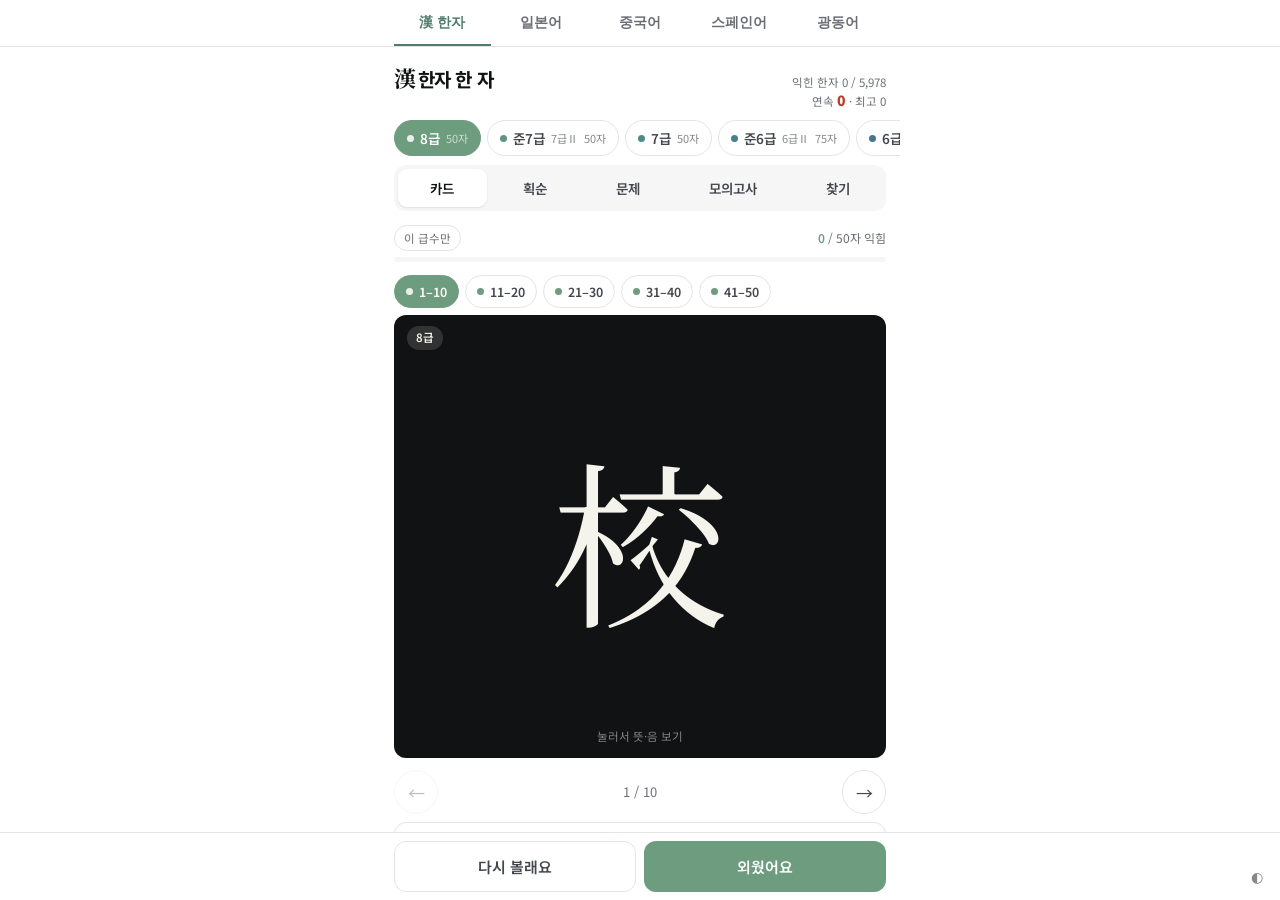
<file: index.html>
<!DOCTYPE html>
<html lang="ko">
<head>
<meta charset="utf-8">
<meta name="viewport" content="width=device-width, initial-scale=1, viewport-fit=cover">
<title>한자 · 외국어 학습</title>
<link rel="icon" type="image/svg+xml" href="data:image/svg+xml,%3Csvg%20xmlns='http://www.w3.org/2000/svg'%20viewBox='0%200%2064%2064'%3E%3Crect%20width='64'%20height='64'%20rx='14'%20fill='%2322443A'/%3E%3Ctext%20x='32'%20y='47'%20font-size='38'%20font-weight='700'%20text-anchor='middle'%20fill='%23F4F3EC'%20font-family='Noto%20Serif%20KR,Noto%20Serif%20JP,serif'%3E語%3C/text%3E%3Ccircle%20cx='51'%20cy='13'%20r='5'%20fill='%23A8362B'/%3E%3C/svg%3E">
<link rel="stylesheet" href="css/shell.css">
<style>
html[data-theme="dark"]{background:#fff;filter:invert(1) hue-rotate(180deg)}
html[data-theme="dark"] img,html[data-theme="dark"] video,html[data-theme="dark"] picture,html[data-theme="dark"] iframe{filter:invert(1) hue-rotate(180deg)}
@media print{html[data-theme="dark"],html[data-theme="dark"] img{filter:none}}
#theme-toggle{position:fixed;right:10px;bottom:10px;width:26px;height:26px;padding:0;border:0;border-radius:50%;background:transparent;color:inherit;font:14px/26px system-ui,sans-serif;text-align:center;cursor:pointer;opacity:.28;z-index:2147483000;transition:opacity .15s}
#theme-toggle:hover,#theme-toggle:focus-visible{opacity:.85}
@media print{#theme-toggle{display:none}}
</style>
<script>
(function(){var r=document.documentElement,m=matchMedia('(prefers-color-scheme: dark)');
function saved(){try{var s=localStorage.getItem('theme');return s==='light'||s==='dark'?s:null}catch(e){return null}}
function apply(){r.dataset.theme=saved()||(m.matches?'dark':'light')}
apply();m.addEventListener('change',apply);
window.__toggleTheme=function(){var n=r.dataset.theme==='dark'?'light':'dark';try{localStorage.setItem('theme',n)}catch(e){}r.dataset.theme=n}})();
</script>
</head>
<body>
<div id="shell">
  <div id="tabbar"><div class="wrap">
    <button data-tab="hanja" aria-pressed="true">漢 한자</button>
    <button data-tab="ja" aria-pressed="false">일본어</button>
    <button data-tab="zh" aria-pressed="false">중국어</button>
    <button data-tab="es" aria-pressed="false">스페인어</button>
    <button data-tab="yue" aria-pressed="false">광동어</button>
  </div></div>
  <div id="panes">
    <iframe id="f-hanja" class="on" title="한자 학습" src="hanja.html"></iframe>
    <iframe id="f-lang" title="외국어 학습" src="lang.html"></iframe>
    <iframe id="f-yue" title="광동어 학습" data-src="yue.html"></iframe>
  </div>
</div>
<script src="js/shell.js"></script>
<button id="theme-toggle" type="button" aria-label="다크 모드 전환" title="다크 모드 전환" onclick="__toggleTheme()">◐</button>
</body>
</html>
</file>
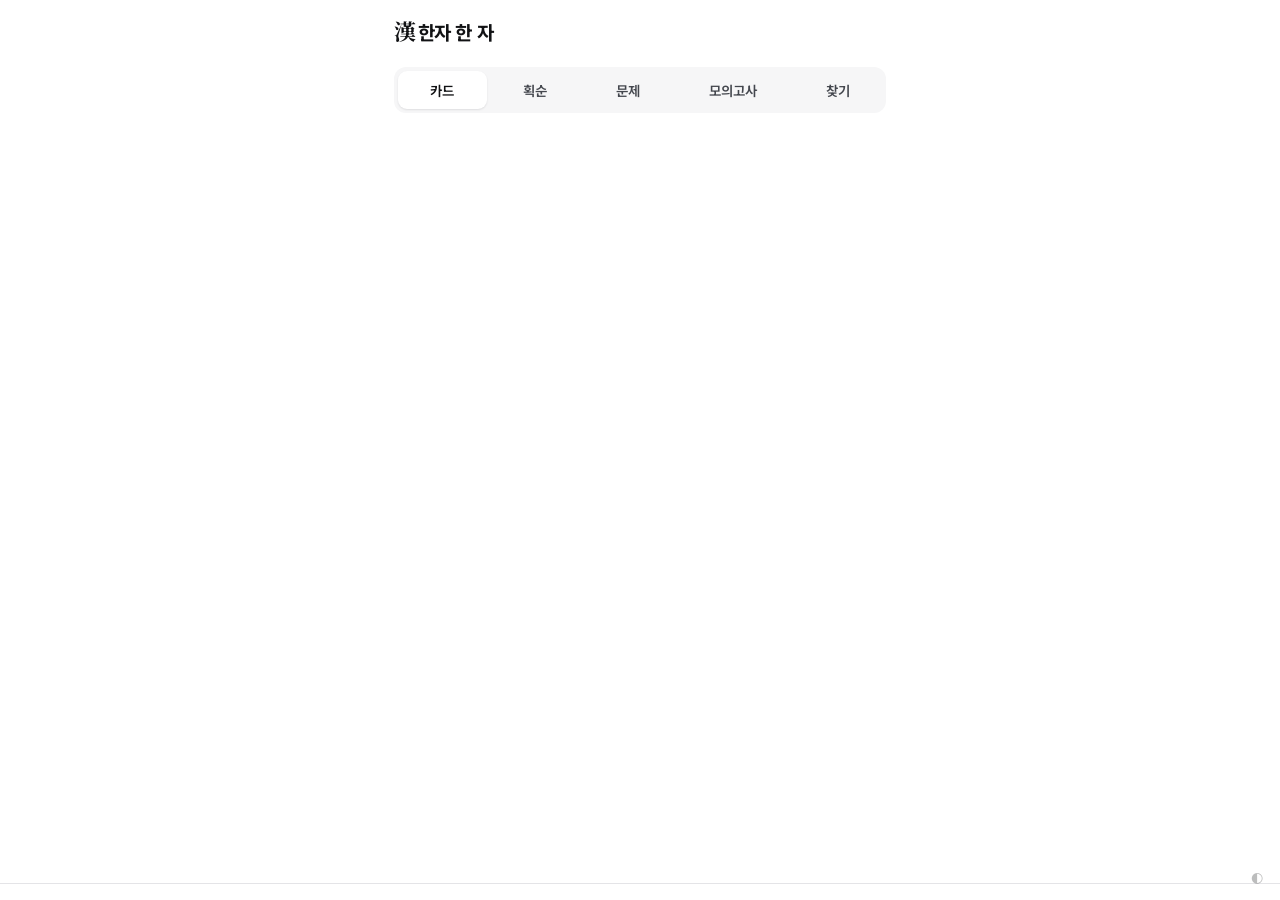
<file: hanja.html>
<!DOCTYPE html>
<html lang="ko">
<head>
<meta charset="utf-8">
<meta name="viewport" content="width=device-width, initial-scale=1, viewport-fit=cover">
<title>한자 한 자</title>
<link rel="icon" type="image/svg+xml" href="data:image/svg+xml,%3Csvg%20xmlns='http://www.w3.org/2000/svg'%20viewBox='0%200%2064%2064'%3E%3Crect%20width='64'%20height='64'%20rx='14'%20fill='%2322443A'/%3E%3Ctext%20x='32'%20y='47'%20font-size='38'%20font-weight='700'%20text-anchor='middle'%20fill='%23F4F3EC'%20font-family='Noto%20Serif%20KR,Noto%20Serif%20JP,serif'%3E語%3C/text%3E%3Ccircle%20cx='51'%20cy='13'%20r='5'%20fill='%23A8362B'/%3E%3C/svg%3E">
<link rel="preconnect" href="https://fonts.googleapis.com">
<link rel="preconnect" href="https://fonts.gstatic.com" crossorigin>
<link href="https://fonts.googleapis.com/css2?family=Noto+Serif+KR:wght@400;600;900&family=Noto+Sans+KR:wght@400;500;700&display=swap" rel="stylesheet">
<link rel="stylesheet" href="css/hanja.css">
<style>
html[data-theme="dark"]{background:#fff;filter:invert(1) hue-rotate(180deg)}
html[data-theme="dark"] img,html[data-theme="dark"] video,html[data-theme="dark"] picture,html[data-theme="dark"] iframe{filter:invert(1) hue-rotate(180deg)}
@media print{html[data-theme="dark"],html[data-theme="dark"] img{filter:none}}
#theme-toggle{position:fixed;right:10px;bottom:10px;width:26px;height:26px;padding:0;border:0;border-radius:50%;background:transparent;color:inherit;font:14px/26px system-ui,sans-serif;text-align:center;cursor:pointer;opacity:.28;z-index:2147483000;transition:opacity .15s}
#theme-toggle:hover,#theme-toggle:focus-visible{opacity:.85}
@media print{#theme-toggle{display:none}}
</style>
<script>
(function(){var r=document.documentElement,m=matchMedia('(prefers-color-scheme: dark)');
function saved(){try{var s=localStorage.getItem('theme');return s==='light'||s==='dark'?s:null}catch(e){return null}}
function apply(){r.dataset.theme=saved()||(m.matches?'dark':'light')}
apply();m.addEventListener('change',apply);
window.__toggleTheme=function(){var n=r.dataset.theme==='dark'?'light':'dark';try{localStorage.setItem('theme',n)}catch(e){}r.dataset.theme=n}})();
</script>
</head>
<body>
<script src="js/storage-bridge.js"></script>

<div class="wrap">
  <header><h1><span class="han">漢</span>한자 한 자</h1><div class="sub" id="sub"></div></header>
</div>
<div class="wrap"><div class="scroller" id="levels"></div></div>
<div class="wrap">
  <div class="modebar" id="modebar">
    <button data-mode="card" aria-pressed="true">카드</button>
    <button data-mode="stroke">획순</button>
    <button data-mode="quiz">문제</button>
    <button data-mode="exam">모의고사</button>
    <button data-mode="find">찾기</button>
  </div>
  <div id="context"></div>
  <div id="stage"></div>
</div>
<div class="foot"><div class="wrap" id="foot"></div></div>

<script src="js/hanja.js"></script>
<button id="theme-toggle" type="button" aria-label="다크 모드 전환" title="다크 모드 전환" onclick="__toggleTheme()">◐</button>
</body>
</html>
</file>
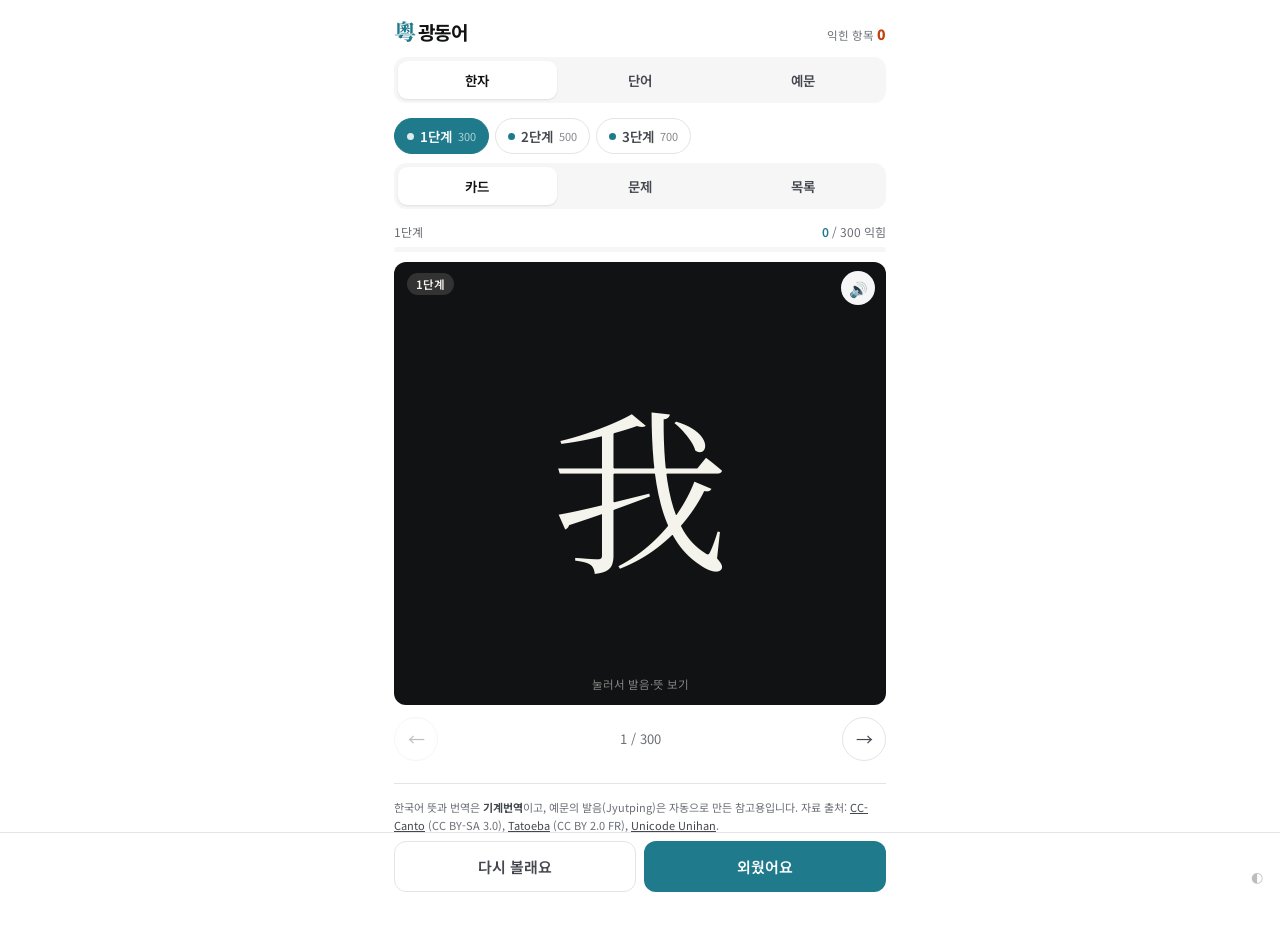
<file: yue.html>
<!DOCTYPE html>
<html lang="ko">
<head>
<meta charset="utf-8">
<meta name="viewport" content="width=device-width, initial-scale=1, viewport-fit=cover">
<title>광동어 학습</title>
<link rel="icon" type="image/svg+xml" href="data:image/svg+xml,%3Csvg%20xmlns='http://www.w3.org/2000/svg'%20viewBox='0%200%2064%2064'%3E%3Crect%20width='64'%20height='64'%20rx='14'%20fill='%2322443A'/%3E%3Ctext%20x='32'%20y='47'%20font-size='38'%20font-weight='700'%20text-anchor='middle'%20fill='%23F4F3EC'%20font-family='Noto%20Serif%20KR,Noto%20Serif%20JP,serif'%3E語%3C/text%3E%3Ccircle%20cx='51'%20cy='13'%20r='5'%20fill='%23A8362B'/%3E%3C/svg%3E">
<link rel="preconnect" href="https://fonts.googleapis.com">
<link rel="preconnect" href="https://fonts.gstatic.com" crossorigin>
<link href="https://fonts.googleapis.com/css2?family=Noto+Serif+HK:wght@400;600&family=Noto+Sans+KR:wght@400;500;700&display=swap" rel="stylesheet">
<link rel="stylesheet" href="css/hanja.css">
<link rel="stylesheet" href="css/yue.css">
<style>
html[data-theme="dark"]{background:#fff;filter:invert(1) hue-rotate(180deg)}
html[data-theme="dark"] img,html[data-theme="dark"] video,html[data-theme="dark"] picture,html[data-theme="dark"] iframe{filter:invert(1) hue-rotate(180deg)}
@media print{html[data-theme="dark"],html[data-theme="dark"] img{filter:none}}
#theme-toggle{position:fixed;right:10px;bottom:10px;width:26px;height:26px;padding:0;border:0;border-radius:50%;background:transparent;color:inherit;font:14px/26px system-ui,sans-serif;text-align:center;cursor:pointer;opacity:.28;z-index:2147483000;transition:opacity .15s}
#theme-toggle:hover,#theme-toggle:focus-visible{opacity:.85}
@media print{#theme-toggle{display:none}}
</style>
<script>
(function(){var r=document.documentElement,m=matchMedia('(prefers-color-scheme: dark)');
function saved(){try{var s=localStorage.getItem('theme');return s==='light'||s==='dark'?s:null}catch(e){return null}}
function apply(){r.dataset.theme=saved()||(m.matches?'dark':'light')}
apply();m.addEventListener('change',apply);
window.__toggleTheme=function(){var n=r.dataset.theme==='dark'?'light':'dark';try{localStorage.setItem('theme',n)}catch(e){}r.dataset.theme=n}})();
</script>
</head>
<body>
<div class="wrap">
  <header>
    <h1><span class="han">粵</span>광동어</h1>
    <div class="sub" id="sub"></div>
  </header>
  <div class="modebar" id="main" role="tablist" aria-label="학습 종류"></div>
  <div class="scroller" id="tiers" aria-label="등급"></div>
  <div class="modebar" id="modes" aria-label="학습 방식"></div>
  <div class="metarow"><span id="metaL"></span><span id="metaR"></span></div>
  <div class="meter"><i id="bar"></i></div>
  <main id="view"></main>
  <p class="credit">한국어 뜻과 번역은 <b>기계번역</b>이고, 예문의 발음(Jyutping)은 자동으로 만든 참고용입니다.
    자료 출처: <a href="https://cantonese.org/" target="_blank" rel="noopener">CC-Canto</a> (CC BY-SA 3.0),
    <a href="https://tatoeba.org/" target="_blank" rel="noopener">Tatoeba</a> (CC BY 2.0 FR),
    <a href="https://www.unicode.org/charts/unihan.html" target="_blank" rel="noopener">Unicode Unihan</a>.</p>
</div>
<div class="foot" id="foot" hidden><div class="wrap" id="footBtns"></div></div>
<script src="js/yue.js"></script>
<button id="theme-toggle" type="button" aria-label="다크 모드 전환" title="다크 모드 전환" onclick="__toggleTheme()">◐</button>
</body>
</html>
</file>
<file: css/shell.css>
*{box-sizing:border-box;-webkit-tap-highlight-color:transparent}
html,body{margin:0;padding:0;height:100%;overflow:hidden;background:#FFFFFF}
body{font-family:'Noto Sans KR',-apple-system,BlinkMacSystemFont,'Apple SD Gothic Neo','Malgun Gothic',sans-serif}
#shell{display:flex;flex-direction:column;height:100dvh;height:100vh}

/* 탭 막대: 흰 바탕 + 얇은 선 + 밑줄로 현재 탭 표시 */
#tabbar{flex:0 0 auto;background:rgba(255,255,255,.94);border-bottom:1px solid #E4E4E7;
  backdrop-filter:blur(8px)}
#tabbar .wrap{max-width:520px;margin:0 auto;padding:0 14px;display:flex;gap:2px}
#tabbar button{flex:1;padding:14px 4px 12px;font-size:14px;font-weight:600;
  background:none;border:none;border-bottom:2px solid transparent;border-radius:0;
  color:#6B6E76;cursor:pointer;font-family:inherit;
  transition:color .15s,border-color .15s}
#tabbar button:hover{color:#111214}
#tabbar button[aria-pressed="true"]{color:var(--c);border-bottom-color:var(--c)}
#tabbar button:focus-visible{outline:2px solid var(--c);outline-offset:-4px;border-radius:6px}

/* 탭별 포인트 색 (한자·일본어·중국어·스페인어를 구분) */
#tabbar button[data-tab="hanja"]{--c:#4F7C6E}
#tabbar button[data-tab="ja"]{--c:#2F5D8C}
#tabbar button[data-tab="zh"]{--c:#A8362B}
#tabbar button[data-tab="es"]{--c:#C77A1E}
#tabbar button[data-tab="yue"]{--c:#1F7A8C}

#panes{flex:1 1 auto;position:relative;min-height:0}
#panes iframe{position:absolute;inset:0;width:100%;height:100%;border:0;display:none;background:#FFFFFF}
#panes iframe.on{display:block}
</file>
<file: css/hanja.css>
:root{
  --paper:#FFFFFF; --paper-2:#F6F6F7; --line:#E4E4E7;
  --ink:#111214; --ink-2:#44474E; --ink-3:#6B6E76;
  --celadon:#4F7C6E; --celadon-2:#DBE5E0; --seal:#BE3A2B;
  --lv:#4F7C6E; --radius:12px;
}
*{box-sizing:border-box;-webkit-tap-highlight-color:transparent}
html,body{margin:0;padding:0}
body{
  background:var(--paper);
  color:var(--ink);
  font-family:'Noto Sans KR',-apple-system,BlinkMacSystemFont,'Apple SD Gothic Neo','Malgun Gothic',sans-serif;
  font-size:15px;line-height:1.5;padding:0 0 104px;overscroll-behavior-y:contain;
}
.wrap{max-width:520px;margin:0 auto;padding:0 14px}
button{font-family:inherit;font-size:inherit;color:inherit;border:none;background:none;cursor:pointer}

header{display:flex;align-items:baseline;gap:10px;padding:14px 0 8px}
h1{font-size:19px;font-weight:700;letter-spacing:-.02em;margin:0}
h1 .han{font-size:22px;margin-right:2px}
.sub{font-size:11.5px;color:var(--ink-3);margin-left:auto;text-align:right;line-height:1.35}
.sub b{color:var(--seal);font-weight:900;font-size:14px}

.scroller{display:flex;gap:6px;overflow-x:auto;padding:3px 14px 7px;margin:0 -14px;scrollbar-width:none}
.scroller::-webkit-scrollbar{display:none}
.chip{flex:0 0 auto;padding:7px 12px;border-radius:999px;font-size:13.5px;font-weight:600;background:#fff;border:1px solid var(--line);color:var(--ink-2);white-space:nowrap;display:flex;align-items:center;gap:6px}
.chip .dot{width:7px;height:7px;border-radius:50%;background:var(--c)}
.chip[aria-pressed="true"]{background:var(--c);border-color:var(--c);color:#fff}
.chip[aria-pressed="true"] .dot{background:rgba(255,255,255,.85)}
.chip .n{font-size:11px;opacity:.65;font-weight:400}
.chip.sm{padding:6px 11px;font-size:12.5px}

.modebar{display:flex;gap:4px;background:var(--paper-2);padding:4px;border-radius:12px;margin:2px 0 12px;overflow-x:auto;scrollbar-width:none}
.modebar::-webkit-scrollbar{display:none}
.modebar button{flex:1 0 auto;padding:9px 13px;border-radius:9px;font-size:13.5px;font-weight:600;color:var(--ink-2);white-space:nowrap}
.modebar button[aria-pressed="true"]{background:#fff;color:var(--ink);box-shadow:0 1px 2px rgba(20,24,26,.1)}

.meter{height:5px;background:var(--paper-2);border-radius:3px;overflow:hidden;margin:2px 0 10px}
.meter i{display:block;height:100%;background:var(--lv);width:0;transition:width .45s cubic-bezier(.2,.8,.2,1)}
.metarow{display:flex;justify-content:space-between;align-items:baseline;font-size:12px;color:var(--ink-3);padding:2px 0 4px;gap:8px}
.metarow b{color:var(--lv);font-weight:600}
.toggle{font-size:11.5px;color:var(--ink-3);border:1px solid var(--line);background:#fff;padding:4px 9px;border-radius:999px;white-space:nowrap}
.toggle[aria-pressed="true"]{background:var(--lv);border-color:var(--lv);color:#fff}

/* 카드 */
.card{position:relative;width:100%;aspect-ratio:1/.9;perspective:1200px;display:block}
.face{position:absolute;inset:0;border-radius:var(--radius);backface-visibility:hidden;display:flex;flex-direction:column;align-items:center;justify-content:center;transition:transform .5s cubic-bezier(.3,.9,.3,1)}
.front{background:var(--ink);color:#F4F3EC;}
.back{background:#fff;border:1px solid var(--line);transform:rotateY(180deg);gap:6px}
.card.flipped .front{transform:rotateY(-180deg)}
.card.flipped .back{transform:rotateY(0)}
.glyph{font-size:min(40vw,178px);line-height:1;font-family:'Noto Serif KR',serif}
.hint{position:absolute;bottom:13px;font-size:11.5px;opacity:.5}
.badge{position:absolute;top:11px;left:13px;font-size:11.5px;font-weight:600;color:var(--lv);background:var(--paper-2);padding:3px 9px;border-radius:999px}
.front .badge{background:rgba(244,243,236,.14);color:#F4F3EC}
.tone{position:absolute;top:11px;right:13px;font-size:11px;font-weight:600;padding:3px 9px;border-radius:999px;background:var(--paper-2);color:var(--ink-2)}
.tone.long{background:#F4E3DF;color:#8E2C1F}
.tone.both{background:#EEE6D2;color:#7A5A16}
.reading{font-size:28px;font-weight:600;text-align:center;padding:0 16px;line-height:1.3}
.meta{font-size:13px;color:var(--ink-3)}
.meta b{color:var(--ink-2);font-weight:600}

.nav{display:flex;align-items:center;gap:8px;margin:12px 0 8px}
.nav .pos{flex:1;text-align:center;font-size:13px;color:var(--ink-3);font-variant-numeric:tabular-nums}
.round{width:44px;height:44px;border-radius:50%;background:#fff;border:1px solid var(--line);font-size:17px;color:var(--ink-2);display:grid;place-items:center}
.round:disabled{opacity:.35}
.btn{padding:14px;border-radius:12px;font-size:15px;font-weight:600;text-align:center;display:block;width:100%}
.btn.solid{background:var(--lv);color:#fff}
.btn.ghost{background:#fff;border:1px solid var(--line);color:var(--ink-2)}
.btn.seal{background:var(--seal);color:#fff}
.btn:disabled{opacity:.45}

/* 획순 */
.strokebox{background:#fff;border:1px solid var(--line);border-radius:var(--radius);padding:14px;display:flex;flex-direction:column;align-items:center;gap:10px}
#hw{width:min(72vw,260px);height:min(72vw,260px);position:relative}
#hw svg{display:block}
.gridbg{position:absolute;inset:0;border:1px solid var(--line);border-radius:8px;background-image:linear-gradient(var(--line) 1px,transparent 1px),linear-gradient(90deg,var(--line) 1px,transparent 1px);background-size:50% 50%;background-position:center;opacity:.55}
.strokeinfo{display:flex;gap:14px;font-size:13px;color:var(--ink-3);flex-wrap:wrap;justify-content:center}
.strokeinfo b{color:var(--ink);font-weight:600}
.hwbtns{display:grid;grid-template-columns:1fr 1fr;gap:8px;width:100%}
.hwbtns .btn{padding:11px;font-size:14px}
.nodata{text-align:center;color:var(--ink-3);font-size:13.5px;padding:60px 12px;line-height:1.7}

/* 문제 */
.qcard{background:var(--ink);color:#F4F3EC;border-radius:var(--radius);padding:30px 16px;text-align:center;position:relative;margin-bottom:10px}
.qcard .glyph{font-size:min(32vw,140px)}
.qcard .qreading{font-size:27px;font-weight:600;line-height:1.35}
.qlabel{font-size:12px;opacity:.55;margin-bottom:8px}
.opts{display:grid;gap:8px}
.opt{padding:15px 16px;border-radius:12px;background:#fff;border:1px solid var(--line);text-align:left;font-size:16px;font-weight:500;display:flex;align-items:center;gap:12px;width:100%}
.opt .k{width:22px;height:22px;border-radius:50%;background:var(--paper-2);color:var(--ink-3);font-size:11px;display:grid;place-items:center;flex:0 0 auto}
.opt.han{font-size:30px;font-family:'Noto Serif KR',serif;justify-content:center;padding:12px}
.opt.right{background:var(--celadon-2);border-color:var(--celadon);color:#22443A}
.opt.wrong{background:#F6E2DF;border-color:var(--seal);color:#7C2419}
.opt:disabled{opacity:1}
.typed{display:flex;gap:8px}
.typed input{flex:1;padding:15px 14px;border-radius:12px;border:1px solid var(--line);background:#fff;font-size:19px;font-family:inherit;text-align:center}
.typed input:focus{outline:2px solid var(--celadon);outline-offset:-1px}
.typed button{flex:0 0 88px;border-radius:12px;background:var(--lv);color:#fff;font-weight:600}
.verdict{text-align:center;font-size:14px;font-weight:600;padding:10px;border-radius:10px;margin-top:8px}
.verdict.ok{background:var(--celadon-2);color:#22443A}
.verdict.no{background:#F6E2DF;color:#7C2419}

.seal-mark{position:absolute;top:50%;left:50%;width:84px;height:84px;margin:-42px 0 0 -42px;border:4px solid var(--seal);border-radius:8px;color:var(--seal);display:grid;place-items:center;font-size:42px;font-weight:900;background:rgba(255,255,255,.9);opacity:0;pointer-events:none}
.seal-mark.show{animation:stamp .65s cubic-bezier(.2,1.3,.4,1) forwards}
@keyframes stamp{0%{opacity:0;transform:rotate(-22deg) scale(1.7)}35%{opacity:1;transform:rotate(-11deg) scale(.94)}70%{opacity:1;transform:rotate(-11deg) scale(1)}100%{opacity:0;transform:rotate(-11deg) scale(1)}}

/* 모의고사 */
.examhead{display:flex;justify-content:space-between;align-items:center;background:#fff;border:1px solid var(--line);border-radius:11px;padding:9px 13px;margin-bottom:10px;font-size:12.5px;color:var(--ink-3)}
.examhead b{color:var(--ink);font-weight:600;font-variant-numeric:tabular-nums}
.panel{background:#fff;border:1px solid var(--line);border-radius:var(--radius);padding:20px 18px}
.panel h2{font-size:17px;margin:0 0 4px;font-weight:700}
.panel p{font-size:13.5px;color:var(--ink-2);margin:0 0 14px;line-height:1.65}
.pickrow{display:flex;gap:6px;margin-bottom:12px;flex-wrap:wrap}
.note{font-size:11.5px;color:var(--ink-3);line-height:1.65;margin-top:12px;padding-top:12px;border-top:1px solid var(--line)}
.big{font-size:46px;font-weight:700;line-height:1.05}
.pass{color:var(--celadon)} .fail{color:var(--seal)}
.stat{display:flex;justify-content:space-between;font-size:13px;padding:7px 0;border-bottom:1px solid var(--paper-2)}
.stat:last-child{border:none}
.stat b{font-weight:600;font-variant-numeric:tabular-nums}
.wronglist{display:flex;flex-wrap:wrap;gap:6px;margin:10px 0 0}
.wronglist span{background:var(--paper-2);border-radius:8px;padding:5px 10px;font-size:19px}

/* 목록 */
.search{width:100%;padding:13px 14px;border-radius:12px;border:1px solid var(--line);background:#fff;font-size:15px;font-family:inherit;margin-bottom:8px}
.search:focus{outline:2px solid var(--celadon);outline-offset:-1px}
.row{display:flex;align-items:center;gap:11px;padding:10px 12px;background:#fff;border:1px solid var(--line);border-radius:11px;margin-bottom:6px}
.row .g{font-size:27px;line-height:1;width:36px;text-align:center;flex:0 0 auto}
.row .t{flex:1;min-width:0}
.row .t b{display:block;font-size:14.5px;font-weight:600}
.row .t i{font-style:normal;font-size:11.5px;color:var(--ink-3)}
.row .mk{width:26px;height:26px;border-radius:50%;border:1px solid var(--line);flex:0 0 auto;display:grid;place-items:center;font-size:13px;color:var(--ink-3)}
.row .mk.on{background:var(--celadon);border-color:var(--celadon);color:#fff}
.radgrid{display:grid;grid-template-columns:repeat(auto-fill,minmax(66px,1fr));gap:6px}
.radgrid button{background:#fff;border:1px solid var(--line);border-radius:10px;padding:9px 4px;text-align:center}
.radgrid b{display:block;font-size:22px;font-weight:400;line-height:1.15}
.radgrid i{font-style:normal;font-size:10.5px;color:var(--ink-3)}
.radgrid button[aria-pressed="true"]{background:var(--lv);border-color:var(--lv);color:#fff}
.radgrid button[aria-pressed="true"] i{color:rgba(255,255,255,.8)}
.empty{text-align:center;color:var(--ink-3);font-size:14px;padding:40px 20px;line-height:1.7}
.more{display:block;width:100%;padding:12px;text-align:center;color:var(--celadon);font-weight:600;font-size:14px}

.foot{position:fixed;left:0;right:0;bottom:0;background:rgba(255,255,255,.94);backdrop-filter:blur(8px);border-top:1px solid var(--line);padding:8px 0 max(8px,env(safe-area-inset-bottom))}
.foot .wrap{display:grid;grid-template-columns:1fr 1fr;gap:8px}
.foot .wrap.one{grid-template-columns:1fr}
@media (prefers-reduced-motion:reduce){*{animation-duration:.01ms!important;transition-duration:.01ms!important}}

/* 한자 글자는 명조로 */
h1 .han,.row .g,.radgrid b,.wronglist span,.big{font-family:'Noto Serif KR',serif}
</file>
<file: css/yue.css>
/* 광동어 탭: hanja.css 의 카드·칩·버튼을 재사용하고 색과 글자 크기만 바꾼다 */
:root{
  --c:#1F7A8C; --lv:#1F7A8C; --celadon:#1F7A8C; --celadon-2:#DCEEF2; --seal:#C2410C;
}
h1 .han{color:var(--lv);font-family:'Noto Serif HK','Noto Serif KR',serif}
.glyph,.glyph.w,.glyph.s{font-family:'Noto Serif HK','Noto Serif KR',serif}
.glyph.w{font-size:min(17vw,70px);text-align:center;padding:0 12px;line-height:1.25}
.glyph.s{font-size:min(7.2vw,30px);text-align:center;padding:0 22px;line-height:1.55}
.back .reading{font-size:24px}
.back .reading.sm{font-size:15px;color:var(--ink-3);font-weight:500;letter-spacing:.01em}
.back .mean{font-size:21px;font-weight:700;text-align:center;padding:0 18px;line-height:1.4}
.back .en{font-size:12.5px;color:var(--ink-3);text-align:center;padding:0 22px;line-height:1.5}
.back .kr{font-size:12.5px;color:var(--ink-3)}
.speak{position:absolute;top:9px;right:11px;width:34px;height:34px;border-radius:50%;background:var(--paper-2);
  color:var(--ink-2);display:grid;place-items:center;font-size:15px;z-index:2}
.speak:hover{background:var(--celadon-2)}
.q .glyph{color:#F4F3EC}
.qbox{background:var(--ink);color:#F4F3EC;border-radius:var(--radius);padding:28px 16px;text-align:center;position:relative;margin-bottom:10px}
.qbox .speak{background:rgba(255,255,255,.14);color:#fff}
.opt{font-size:15px;line-height:1.4}
.credit{font-size:11px;color:var(--ink-3);line-height:1.7;margin:22px 0 8px;padding-top:14px;border-top:1px solid var(--line)}
.credit a{color:var(--ink-2)}
.credit b{color:var(--ink-2)}
.row .g{font-family:'Noto Serif HK','Noto Serif KR',serif}
.row .g.s{font-size:15px;width:auto;max-width:46%;text-align:left}
.row .t b{font-weight:600}
.cardwrap{position:relative}
.toast{position:fixed;left:50%;bottom:90px;transform:translateX(-50%);background:var(--ink);color:#fff;font-size:13px;
  padding:9px 15px;border-radius:10px;z-index:60;box-shadow:0 6px 20px rgba(0,0,0,.25)}
.toast[hidden]{display:none}

.row .rsp{flex:0 0 auto;width:26px;height:26px;margin-right:6px;border-radius:50%;border:1px solid var(--line);background:transparent;font-size:12px;cursor:pointer}
.row .rsp:hover{background:var(--celadon-2)}
</file>
